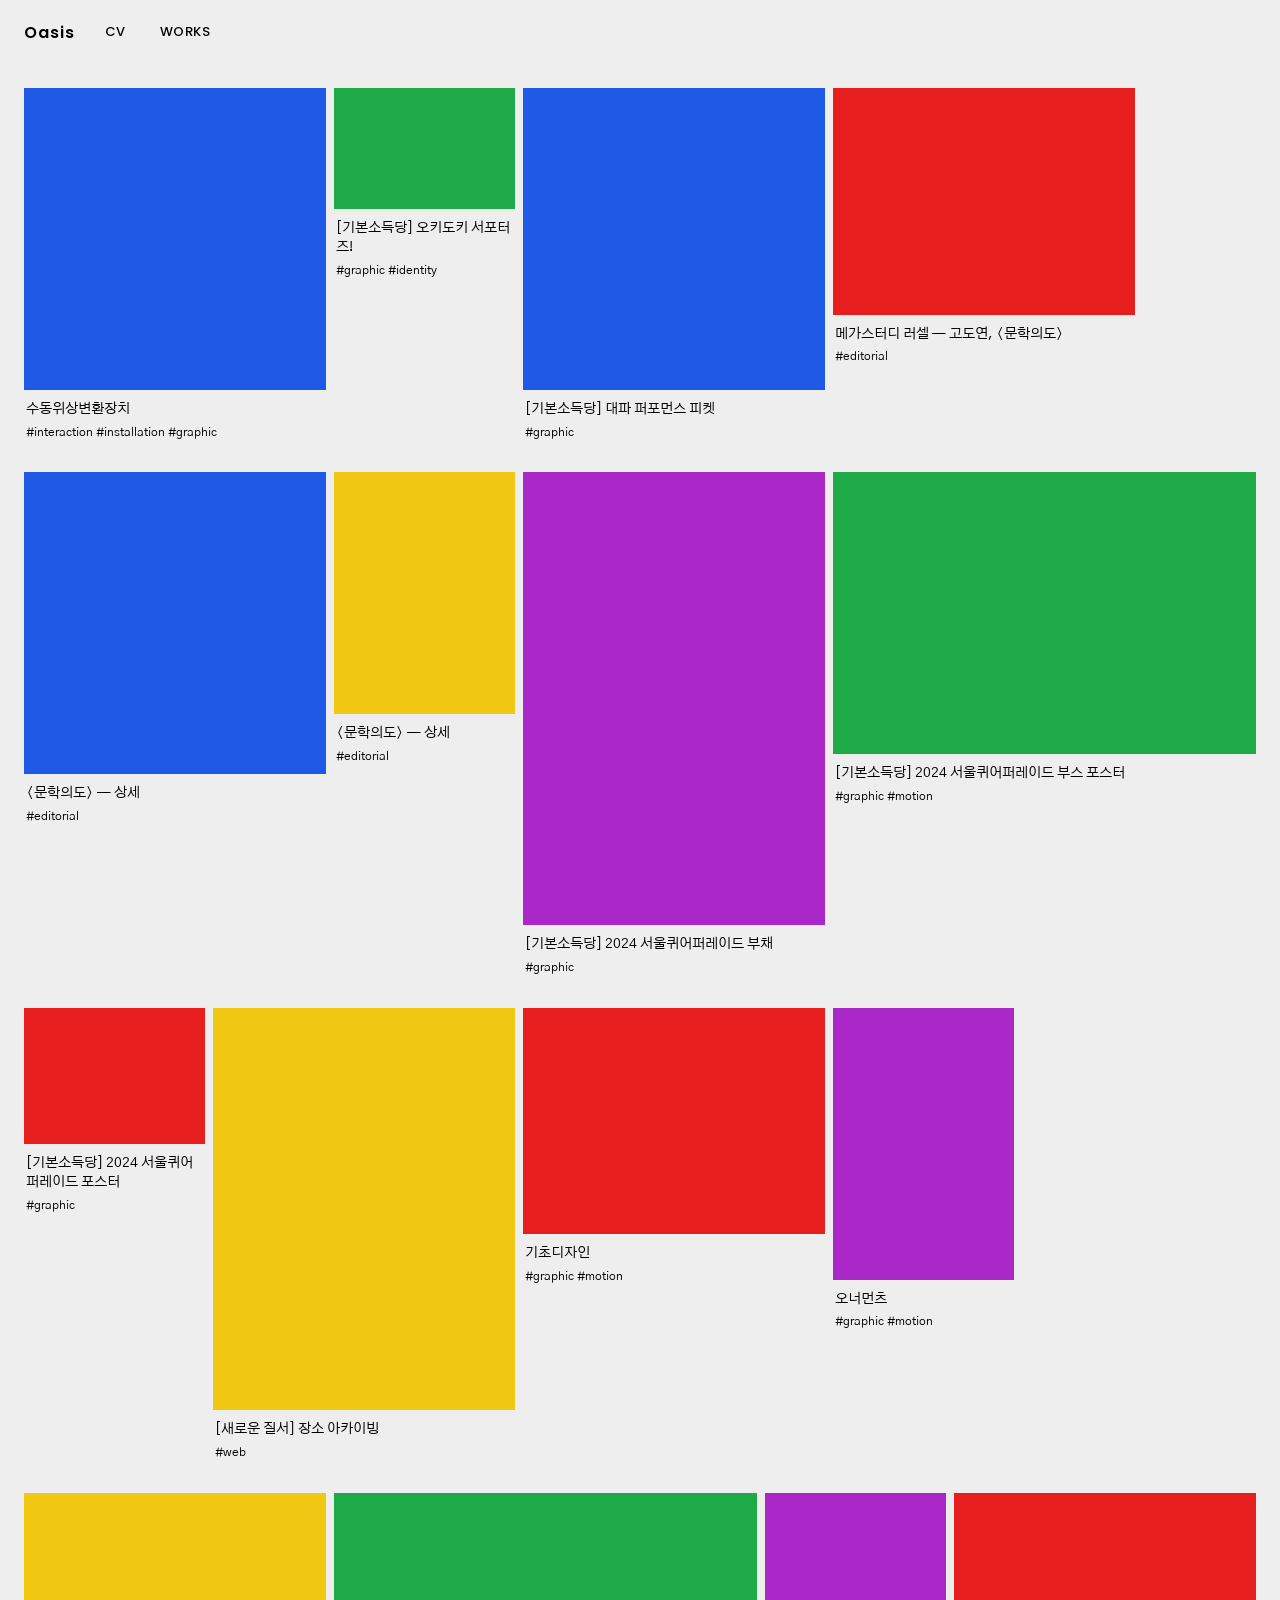
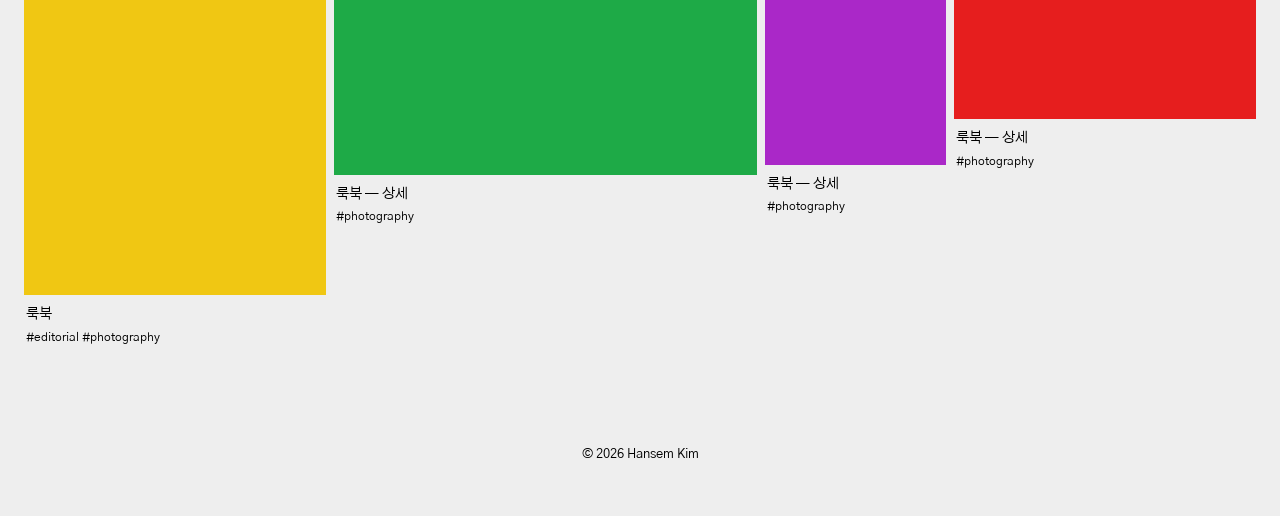
<file: index.html>
<!DOCTYPE html>
<html lang="ko">
<head>
<meta charset="UTF-8">
<meta name="viewport" content="width=device-width, initial-scale=1.0">
<title>Hansem Kim — Works</title>
<meta name="description" content="Hansem Kim — portfolio works.">
<link href="https://fonts.googleapis.com/css2?family=Poppins:wght@300;400;500;600;700&family=Gothic+A1:wght@400;500;600;700;800&display=swap" rel="stylesheet">
<link rel="stylesheet" href="styles.css">
</head>
<body>

<header class="site-header">
  <a class="logo" href="index.html">Oasis</a>
  <nav class="gnb">
    <a class="gnb-link" href="cv.html">CV</a>
    <a class="gnb-link active" href="index.html">WORKS</a>
  </nav>
</header>

<main>
  <section class="grid" id="workGrid"></section>
</main>

<footer class="footer">
  <p>&copy; <span id="year"></span> Hansem Kim</p>
</footer>

<script src="projects.js"></script>
<script src="script.js"></script>
</body>
</html>
</file>
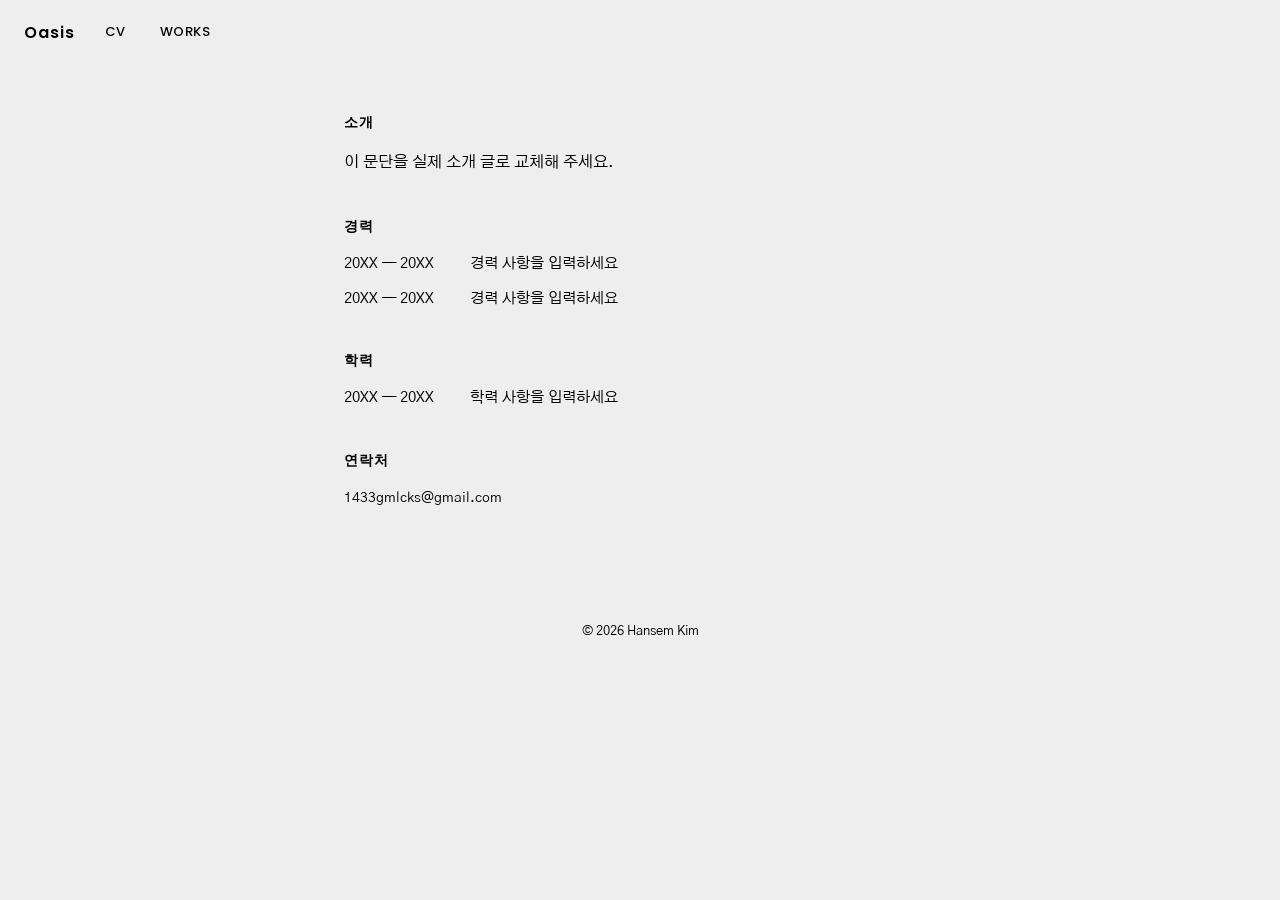
<file: cv.html>
<!DOCTYPE html>
<html lang="ko">
<head>
<meta charset="UTF-8">
<meta name="viewport" content="width=device-width, initial-scale=1.0">
<title>Hansem Kim — CV</title>
<meta name="description" content="Hansem Kim — CV.">
<link href="https://fonts.googleapis.com/css2?family=Poppins:wght@300;400;500;600;700&family=Gothic+A1:wght@400;500;600;700;800&display=swap" rel="stylesheet">
<link rel="stylesheet" href="styles.css">
</head>
<body>

<header class="site-header">
  <a class="logo" href="index.html">Oasis</a>
  <nav class="gnb">
    <a class="gnb-link active" href="cv.html">CV</a>
    <a class="gnb-link" href="index.html">WORKS</a>
  </nav>
</header>

<main class="cv-page">
  <section class="cv-section">
    <h2>소개</h2>
    <p>이 문단을 실제 소개 글로 교체해 주세요.</p>
  </section>

  <section class="cv-section">
    <h2>경력</h2>
    <ul class="cv-list">
      <li>
        <span class="cv-period">20XX — 20XX</span>
        <span class="cv-entry">경력 사항을 입력하세요</span>
      </li>
      <li>
        <span class="cv-period">20XX — 20XX</span>
        <span class="cv-entry">경력 사항을 입력하세요</span>
      </li>
    </ul>
  </section>

  <section class="cv-section">
    <h2>학력</h2>
    <ul class="cv-list">
      <li>
        <span class="cv-period">20XX — 20XX</span>
        <span class="cv-entry">학력 사항을 입력하세요</span>
      </li>
    </ul>
  </section>

  <section class="cv-section">
    <h2>연락처</h2>
    <a class="contact-link" href="mailto:1433gmlcks@gmail.com">1433gmlcks@gmail.com</a>
  </section>
</main>

<footer class="footer">
  <p>&copy; <span id="year"></span> Hansem Kim</p>
</footer>

<script>
  document.getElementById("year").textContent = new Date().getFullYear();
</script>
</body>
</html>
</file>
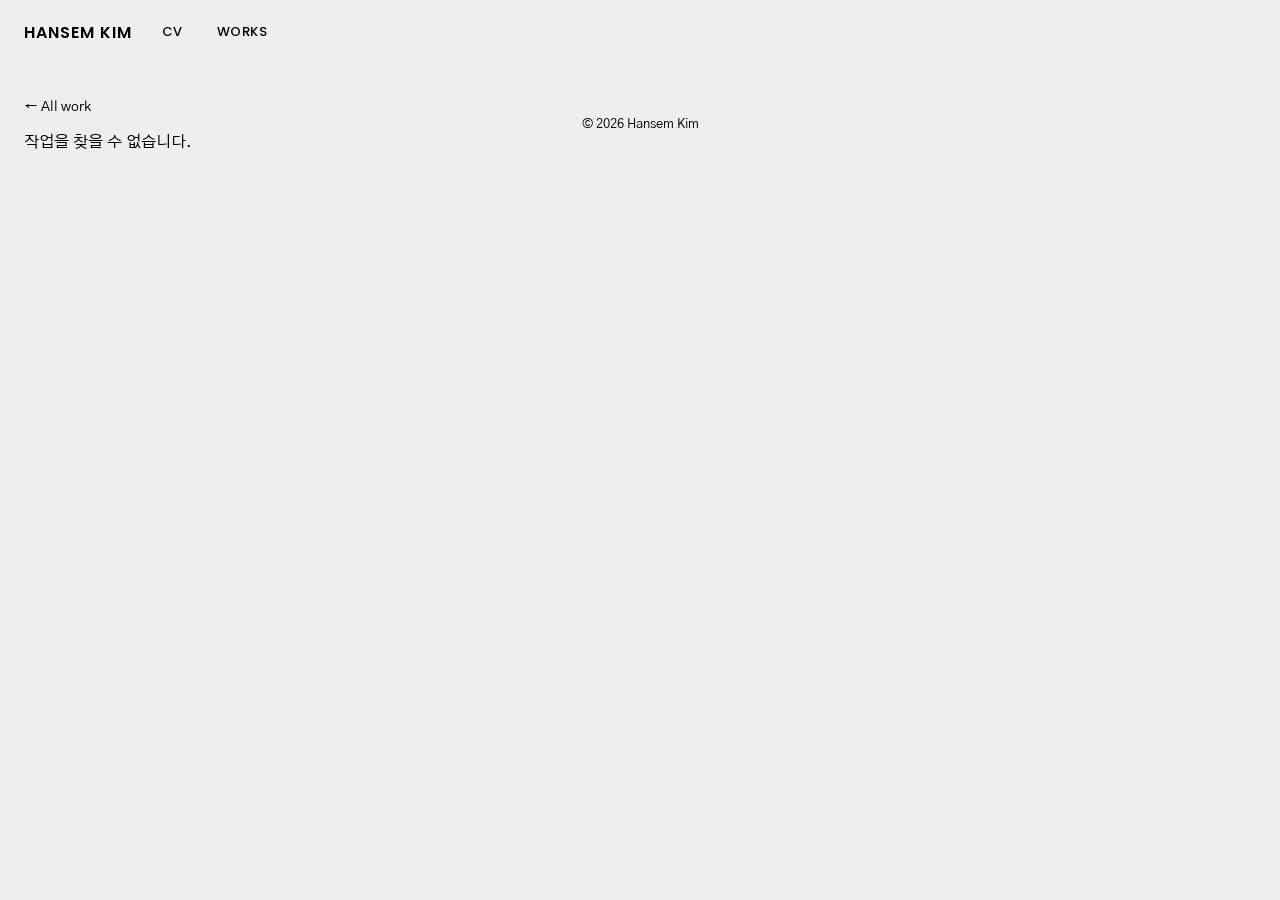
<file: work.html>
<!DOCTYPE html>
<html lang="ko">
<head>
<meta charset="UTF-8">
<meta name="viewport" content="width=device-width, initial-scale=1.0">
<title>Hansem Kim — Works</title>
<link href="https://fonts.googleapis.com/css2?family=Poppins:wght@300;400;500;600;700&family=Gothic+A1:wght@400;500;600;700;800&display=swap" rel="stylesheet">
<link rel="stylesheet" href="styles.css">
</head>
<body>

<header class="site-header">
  <a class="logo" href="index.html">HANSEM KIM</a>
  <nav class="gnb">
    <a class="gnb-link" href="cv.html">CV</a>
    <a class="gnb-link active" href="index.html">WORKS</a>
  </nav>
</header>

<main class="detail-layout">
  <aside class="detail-info" id="workInfo">
    <a class="back-link" href="index.html">← All work</a>
  </aside>

  <section class="detail-images" id="workGallery"></section>
</main>

<footer class="footer">
  <p>&copy; <span id="year"></span> Hansem Kim</p>
</footer>

<script src="projects.js"></script>
<script src="detail.js"></script>
</body>
</html>
</file>
<file: styles.css>
:root {
  --header-h: 64px;
}

* {
  box-sizing: border-box;
}

html {
  scroll-behavior: smooth;
}

body {
  margin: 0;
  font-family: "Gothic A1", "Poppins", sans-serif;
  font-weight: 400;
  background-color: #eee;
}

a {
  color: inherit;
  text-decoration: none;
}

/* Header */

.site-header {
  position: sticky;
  top: 0;
  display: flex;
  align-items: center;
  justify-content: left;
  gap: 16px;
  min-height: var(--header-h);
  padding: 16px 24px;
  z-index: 1000;
}

.logo {
  font-family: "Poppins", sans-serif;
  font-weight: 600;
  font-size: 16px;
  letter-spacing: 0.06em;
  white-space: nowrap;
}

.gnb {
  display: flex;
  align-items: center;
  gap: 6px;
}

.gnb-link {
  font-family: "Poppins", sans-serif;
  font-size: 13px;
  font-weight: 500;
  letter-spacing: 0.04em;
  padding: 6px 14px;
}

/* Grid */

.grid {
  --cols: 4;
  --gap: 8px;
  display: flex;
  flex-wrap: wrap;
  gap: var(--gap);
  padding: 24px;
}

.item {
  display: flex;
  flex-direction: column;
  flex: 0 0 calc((100% - (var(--cols) - 1) * var(--gap)) / var(--cols));
}

.item-small {
  flex-basis: calc((100% - (var(--cols) - 1) * var(--gap)) / var(--cols) * 3 / 5);
}

.item-big {
  flex-basis: calc((100% - (var(--cols) - 1) * var(--gap)) / var(--cols) * 1.4);
}

.item-media {
  display: block;
  width: 100%;
}

.item-media img {
  width: 100%;
  height: auto;
  display: block;
}

.item-title {
  font-size: 14px;
  line-height: 1.4;
  padding: 10px 2px 4px;
  margin: 0;
  text-align: left;
}

.item-tags {
  font-size: 12px;
  line-height: 1.4;
  padding: 0 2px 24px;
  margin: 0;
  text-align: left;
}

/* CV page */

.cv-page {
  max-width: 640px;
  margin: 0 auto;
  padding: 48px 24px 24px;
}

.cv-section {
  padding-bottom: 40px;
}

.cv-section h2 {
  font-family: "Poppins", sans-serif;
  font-weight: 600;
  font-size: 14px;
  letter-spacing: 0.08em;
  text-transform: uppercase;
  margin: 0 0 16px;
}

.cv-section p {
  font-size: 16px;
  line-height: 1.7;
  margin: 0;
}

.cv-list {
  list-style: none;
  margin: 0;
  padding: 0;
  display: flex;
  flex-direction: column;
  gap: 12px;
}

.cv-list li {
  display: flex;
  gap: 16px;
  font-size: 15px;
  line-height: 1.5;
}

.cv-period {
  flex-shrink: 0;
  width: 110px;
}

.contact-link {
  display: inline-block;
  font-size: 14px;
}

/* Footer */

.footer {
  text-align: center;
  font-size: 13px;
  padding: 40px 24px;
}

/* Work detail page: fixed left info panel + scrolling right image column */

.detail-layout {
  display: flex;
}

.back-link {
  font-size: 14px;
}

.detail-info {
  position: fixed;
  top: var(--header-h);
  left: 0;
  width: 38%;
  height: calc(100vh - var(--header-h));
  overflow: hidden;
  padding: 32px 24px;
}

.detail-title {
  font-size: clamp(22px, 3vw, 32px);
  font-weight: 600;
  line-height: 1.3;
  margin: 20px 0 20px;
}

.detail-date {
  font-size: 14px;
  margin: 0 0 8px;
}

.detail-tags {
  font-size: 13px;
  margin: 0 0 24px;
}

.detail-description {
  font-size: 16px;
  line-height: 1.7;
  margin: 0;
}

.detail-images {
  width: 62%;
  margin-left: 38%;
  display: flex;
  flex-direction: column;
  gap: 16px;
}

.detail-images img,
.detail-images video {
  width: 100%;
  height: auto;
  display: block;
}

/* Responsive */

@media (max-width: 1100px) {
  .grid {
    --cols: 3;
  }
}

@media (max-width: 800px) {
  .grid {
    --cols: 2;
  }

  .site-header {
    padding: 12px 16px;
  }
}

@media (max-width: 767px) {
  .detail-layout {
    display: block;
  }

  .detail-info {
    position: static;
    width: 100%;
    height: auto;
    overflow: visible;
    padding: 24px;
  }

  .detail-images {
    width: 100%;
    margin-left: 0;
    padding: 0 24px 24px;
  }
}

@media (max-width: 480px) {
  .grid {
    --cols: 1;
    padding: 12px;
  }

  .item,
  .item-small,
  .item-big {
    flex-basis: 100%;
  }

  .site-header {
    padding: 10px 12px;
  }

  .gnb-link {
    padding: 6px 10px;
  }

  .cv-list li {
    flex-direction: column;
    gap: 2px;
  }

  .cv-period {
    width: auto;
  }
}
</file>
